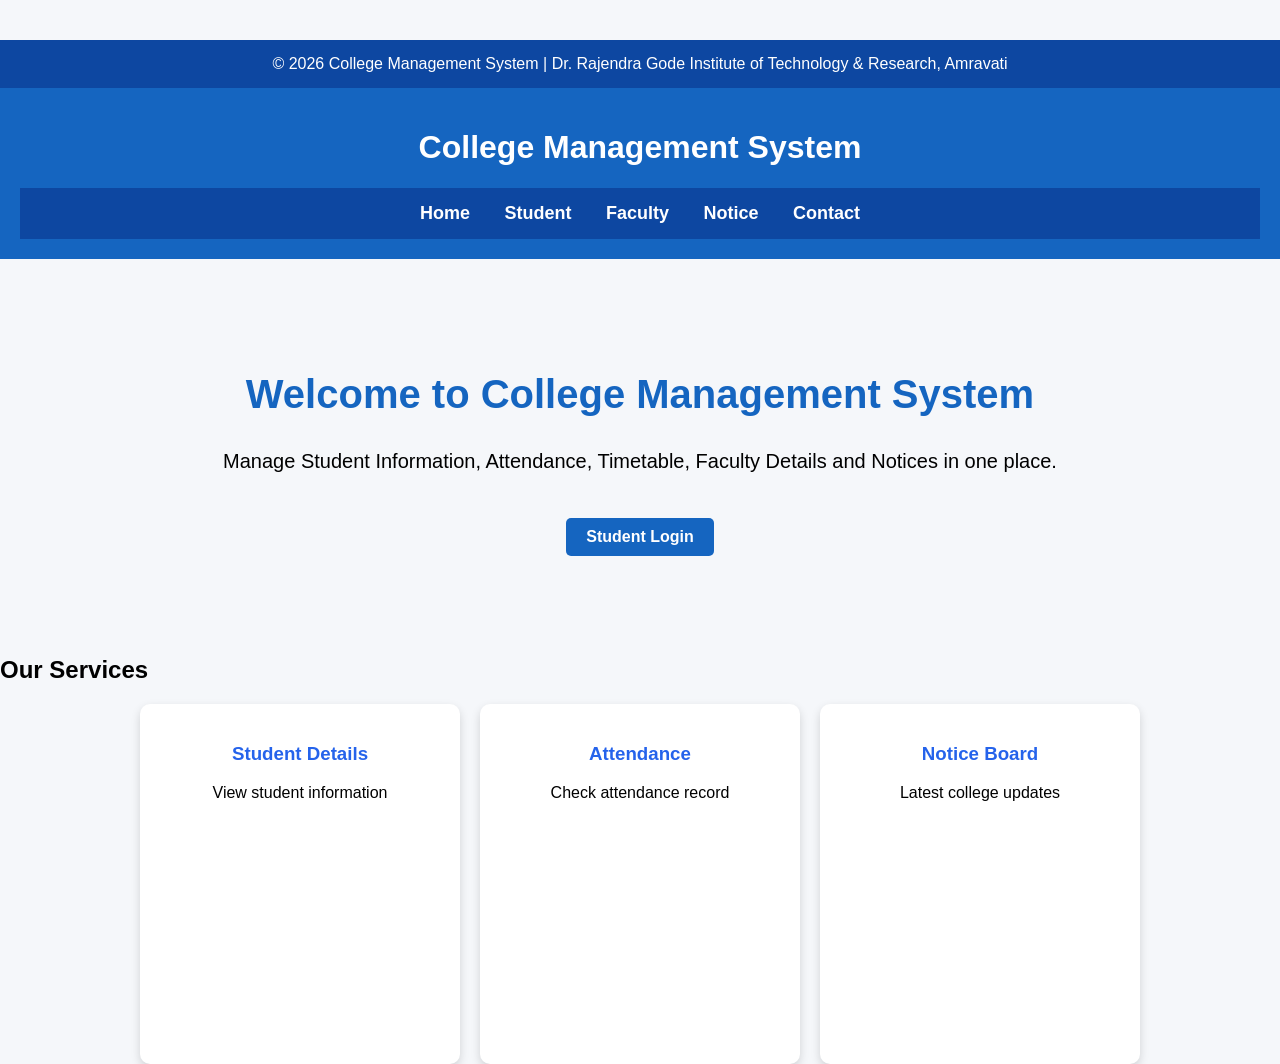
<file: index.html>
<!DOCTYPE html>
<html>
<head>
<title>College Management System</title>
<link rel="stylesheet" href="style.css">
</head>
<footer>
<p>© 2026 College Management System | Dr. Rajendra Gode Institute of Technology & Research, Amravati</p>
</footer>
<body>

<header>
<h1>College Management System</h1>

<nav>
<a href="#">Home</a>
<a href="#">Student</a>
<a href="#">Faculty</a>
<a href="#">Notice</a>
<a href="#">Contact</a>
</nav>
</header>


<section class="hero">
<h1>Welcome to College Management System</h1>
<p>
Manage Student Information, Attendance, Timetable, Faculty Details and Notices in one place.
</p>

<a href="login.html" class="btn">Student Login</a>
</section>

<section class="features">
<h2>Our Services</h2>
<div class="cards">
<div class="card">
<h3>Student Details</h3>
<p>View student information</p>
</div>


<div class="card">
<h3>Attendance</h3>
<p>Check attendance record</p>
</div>


<div class="card">
<h3>Notice Board</h3>
<p>Latest college updates</p>
</div>

</div>
</section>
<script src="script.js"></script>

</body>
</html>
</file>
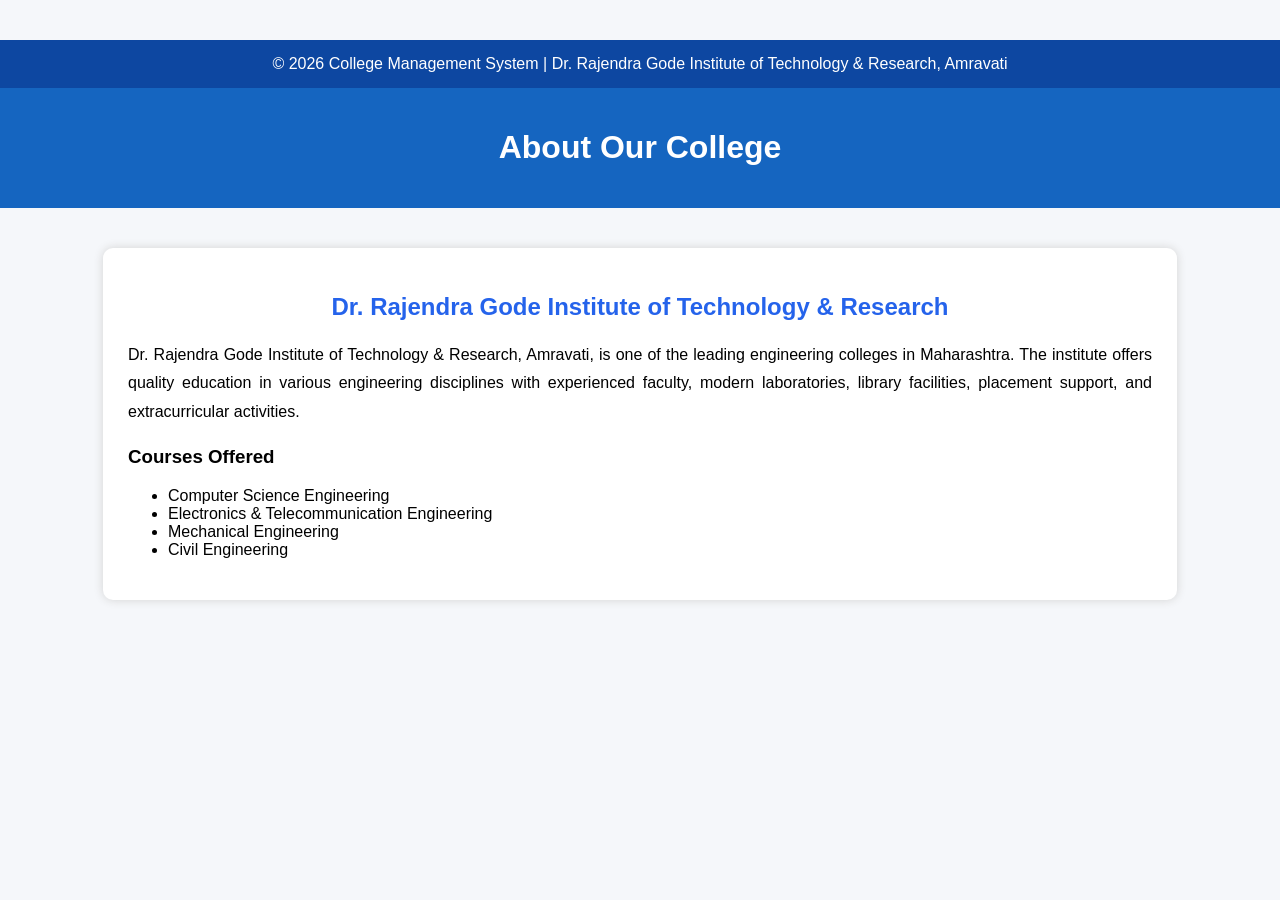
<file: about.html>
<!DOCTYPE html>
<html>
<head>
<title>About College</title>
<link rel="stylesheet" href="style.css">
</head>
<footer>
<p>© 2026 College Management System | Dr. Rajendra Gode Institute of Technology & Research, Amravati</p>
</footer>
<body>

<header>
<h1>About Our College</h1>
</header>
<div class="about-card">
<h2>Dr. Rajendra Gode Institute of Technology & Research</h2>
<p>
Dr. Rajendra Gode Institute of Technology & Research, Amravati, is one of the leading engineering colleges in Maharashtra. The institute offers quality education in various engineering disciplines with experienced faculty, modern laboratories, library facilities, placement support, and extracurricular activities.
</p>
<h3>Courses Offered</h3>
<ul>
<li>Computer Science Engineering</li>
<li>Electronics & Telecommunication Engineering</li>
<li>Mechanical Engineering</li>
<li>Civil Engineering</li>
</ul>

</div>

</body>
</html>
</file>
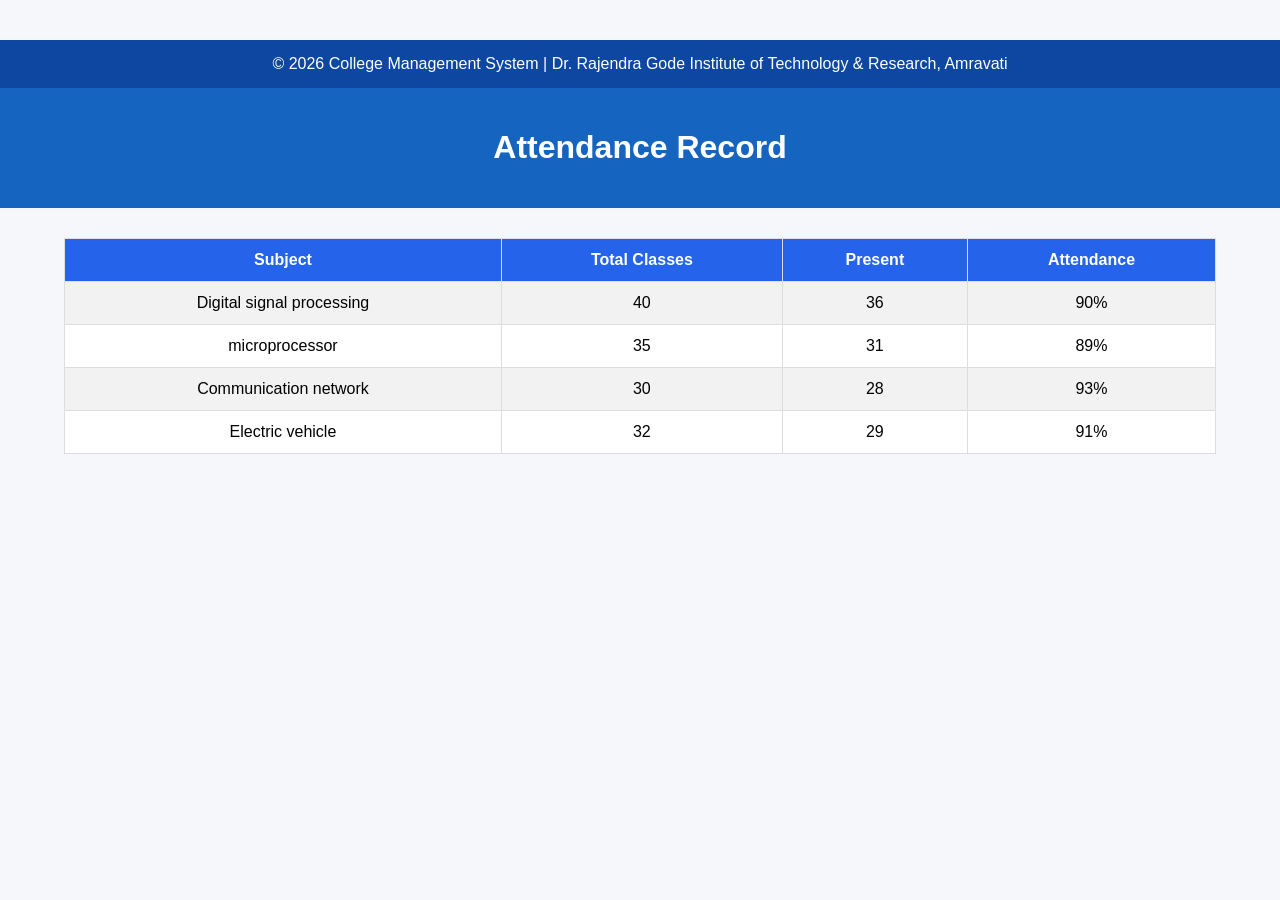
<file: attendance.html>
<!DOCTYPE html>
<html>
<head>
<title>Attendance</title>
<link rel="stylesheet" href="style.css">
</head>
<footer>
<p>© 2026 College Management System | Dr. Rajendra Gode Institute of Technology & Research, Amravati</p>
</footer>
<body>

<header>
<h1>Attendance Record</h1>
</header>
<section class="table-container">
<table>

<tr>
<th>Subject</th>
<th>Total Classes</th>
<th>Present</th>
<th>Attendance</th>
</tr>

<tr>
<td>Digital signal processing</td>
<td>40</td>
<td>36</td>
<td>90%</td>
</tr>

<tr>
<td>microprocessor</td>
<td>35</td>
<td>31</td>
<td>89%</td>
</tr>

<tr>
<td>Communication network</td>
<td>30</td>
<td>28</td>
<td>93%</td>
</tr>

<tr>
<td>Electric vehicle</td>
<td>32</td>
<td>29</td>
<td>91%</td>
</tr>

</table>

</section>

</body>
</html>
</file>
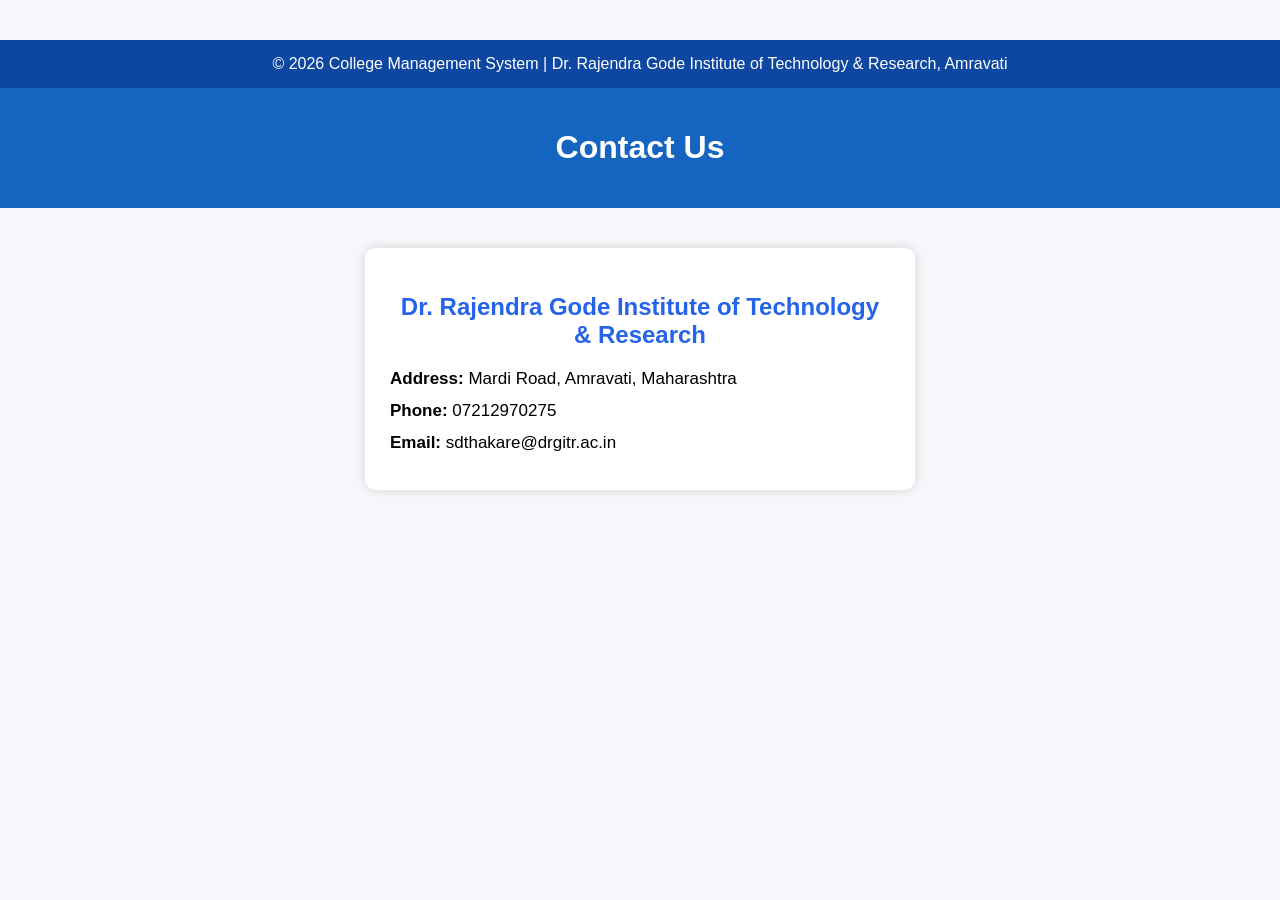
<file: contact.html>
<!DOCTYPE html>
<html>
<head>
<title>Contact Us</title>
<link rel="stylesheet" href="style.css">
</head>
<footer>
<p>© 2026 College Management System | Dr. Rajendra Gode Institute of Technology & Research, Amravati</p>
</footer>
<body>

<header>
<h1>Contact Us</h1>
</header>
<div class="contact-card">
<h2>Dr. Rajendra Gode Institute of Technology & Research</h2>
<p><b>Address:</b> Mardi Road, Amravati, Maharashtra</p>
<p><b>Phone:</b> 07212970275</p>
<p><b>Email:</b> sdthakare@drgitr.ac.in</p>

</div>

</body>
</html>
</file>
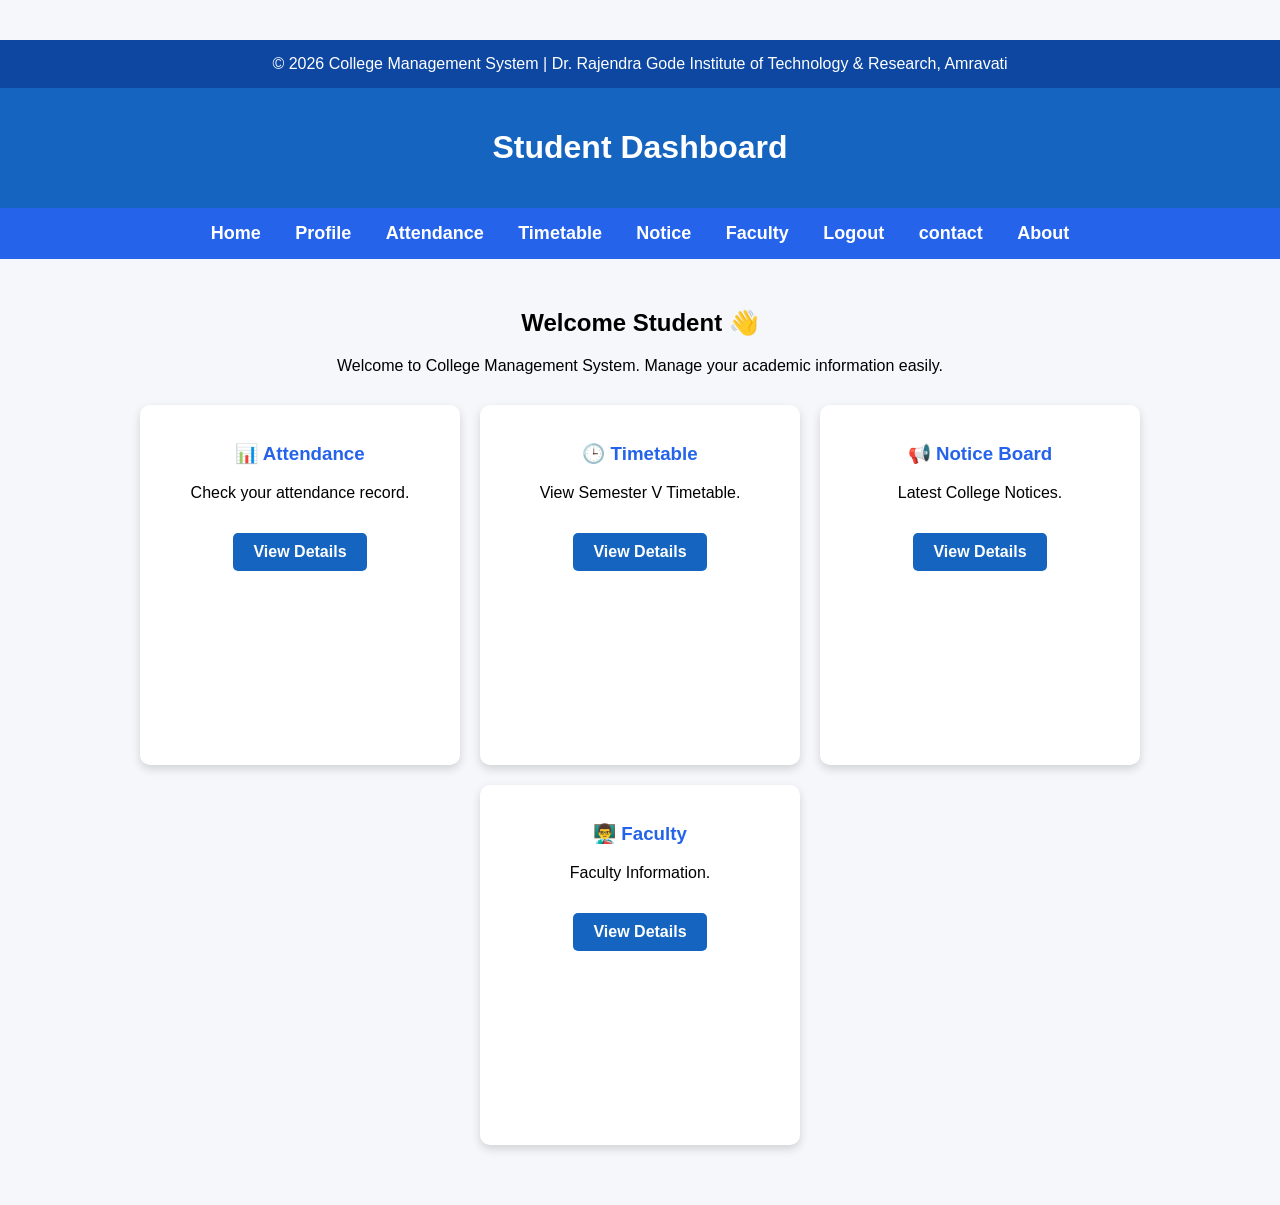
<file: dashboard.html>
<!DOCTYPE html>
<html>

<head>
<title>Student Dashboard</title>
<link rel="stylesheet" href="style.css">
</head>
<footer>
<p>© 2026 College Management System | Dr. Rajendra Gode Institute of Technology & Research, Amravati</p>
</footer>
<body>
<header>
<h1>Student Dashboard</h1>

</header>
<nav class="dashboard-nav">

<a href="index.html">Home</a>
<a href="profile.html">Profile</a>
<a href="attendance.html">Attendance</a>
<a href="timetable.html">Timetable</a>
<a href="notice.html">Notice</a>
<a href="faculty.html">Faculty</a>
<a href="index.html">Logout</a>
<a href="contact.html">contact</a>
<a href="about.html">About</a>

</nav>
<section class="welcome">
<h2>Welcome Student 👋</h2>

<p>
Welcome to College Management System.
Manage your academic information easily.
</p>

<section class="dashboard-cards">
<div class="card">
<h3>📊 Attendance</h3>
<p>Check your attendance record.</p>
<a href="attendance.html" class="btn">View Details</a>
</div>

<div class="card">
<h3>🕒 Timetable</h3>
<p>View Semester V Timetable.</p>
<a href="timetable.html" class="btn">View Details</a>
</div>

<div class="card">
<h3>📢 Notice Board</h3>
<p>Latest College Notices.</p>
<a href="notice.html" class="btn">View Details</a>
</div>

<div class="card">
<h3>👨‍🏫 Faculty</h3>
<p>Faculty Information.</p>
<a href="faculty.html" class="btn">View Details</a>
</div>
</section>
</file>
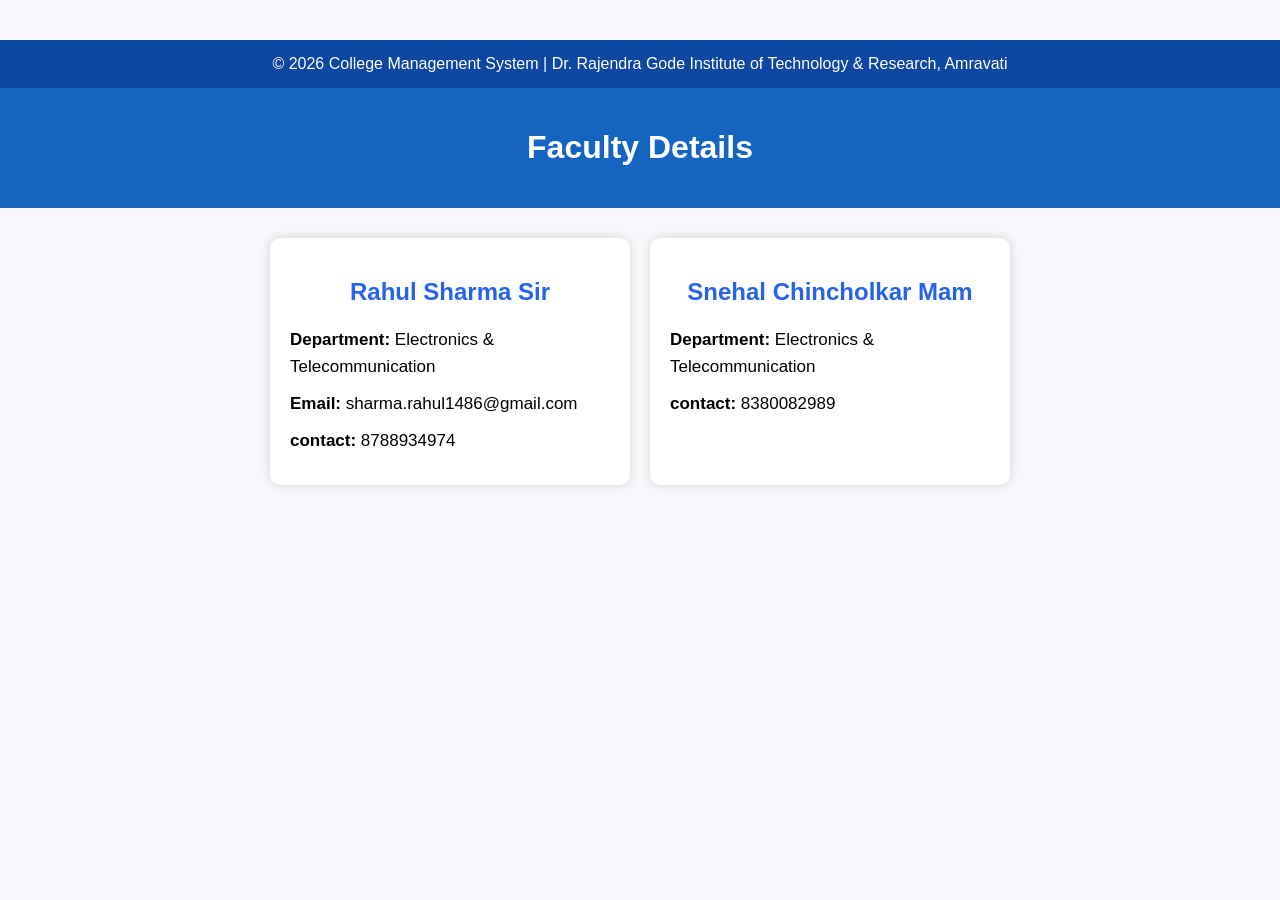
<file: faculty.html>
<!DOCTYPE html>
<html>
<head>
<title>Faculty Details</title>
<link rel="stylesheet" href="style.css">
</head>
<footer>
<p>© 2026 College Management System | Dr. Rajendra Gode Institute of Technology & Research, Amravati</p>
</footer>
<body>

<header>
<h1>Faculty Details</h1>
</header>

<div class="faculty-container">

<div class="faculty-card">
<h2>Rahul Sharma Sir</h2>
<p><b>Department:</b> Electronics & Telecommunication</p>

<p><b>Email:</b> sharma.rahul1486@gmail.com</p>
<p><b>contact:</b> 8788934974
</div>

<div class="faculty-card">
<h2>Snehal Chincholkar Mam</h2>
<p><b>Department:</b> Electronics & Telecommunication</p>
<p><b>contact:</b> 8380082989</p>
</div>

</div>

</body>
</html>
</file>
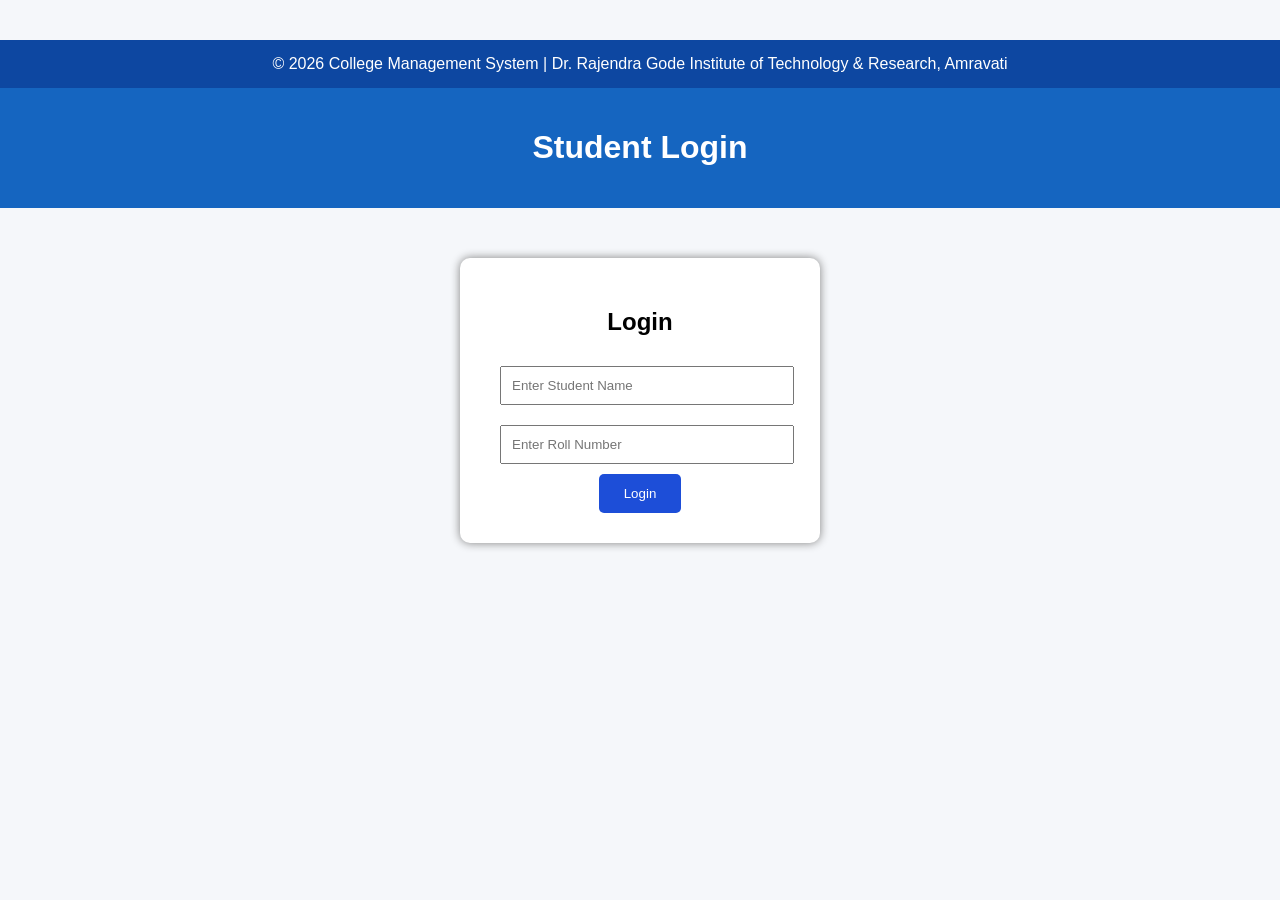
<file: login.html>
<!DOCTYPE html>
<html>

<head>
<title>Student Login</title>
<link rel="stylesheet" href="style.css">
</head>
<footer>
<p>© 2026 College Management System | Dr. Rajendra Gode Institute of Technology & Research, Amravati</p>
</footer>
<body>

<header>
<h1>Student Login</h1>
</header>

<section class="login-box">
<h2>Login</h2>
<input type="text" id="name" placeholder="Enter Student Name">
<input type="text" id="roll" placeholder="Enter Roll Number">
<button onclick="studentLogin()">Login</button>

</section>
<script src="script.js"></script>

</body>
</html>
</file>
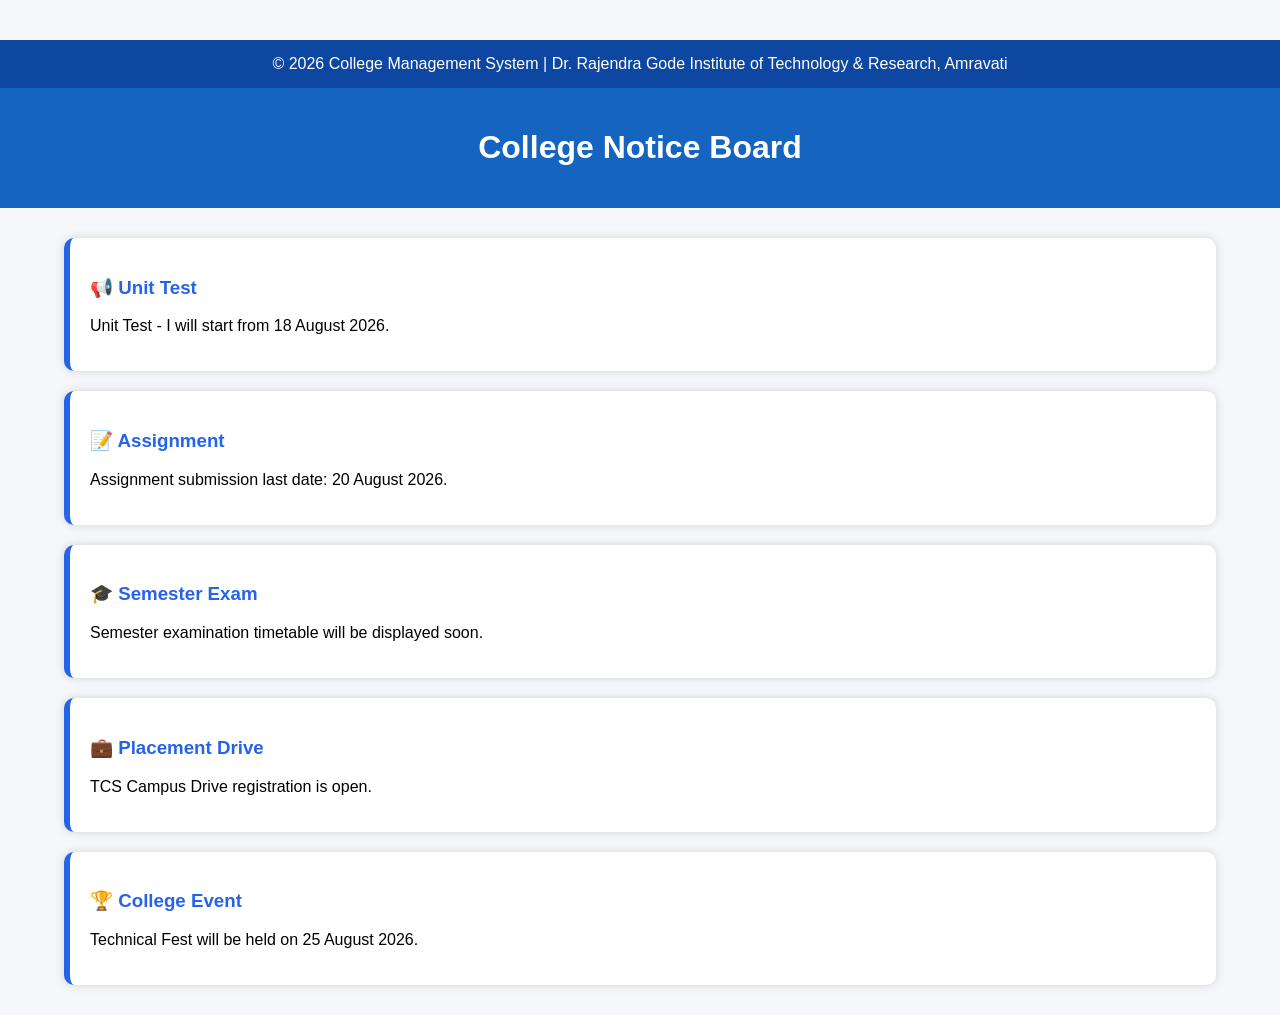
<file: notice.html>
<!DOCTYPE html>
<html>
<head>
<title>Notice Board</title>
<link rel="stylesheet" href="style.css">
</head>
<footer>
<p>© 2026 College Management System | Dr. Rajendra Gode Institute of Technology & Research, Amravati</p>
</footer>
<body>

<header>
<h1>College Notice Board</h1>
</header>

<div class="notice-container">
<div class="notice-card">
<h3>📢 Unit Test</h3>
<p>Unit Test - I will start from 18 August 2026.</p>
</div>

<div class="notice-card">
<h3>📝 Assignment</h3>
<p>Assignment submission last date: 20 August 2026.</p>
</div>

<div class="notice-card">
<h3>🎓 Semester Exam</h3>
<p>Semester examination timetable will be displayed soon.</p>
</div>

<div class="notice-card">
<h3>💼 Placement Drive</h3>
<p>TCS Campus Drive registration is open.</p>
</div>

<div class="notice-card">
<h3>🏆 College Event</h3>
<p>Technical Fest will be held on 25 August 2026.</p>
</div>
</div>
</body>
</html>
</file>
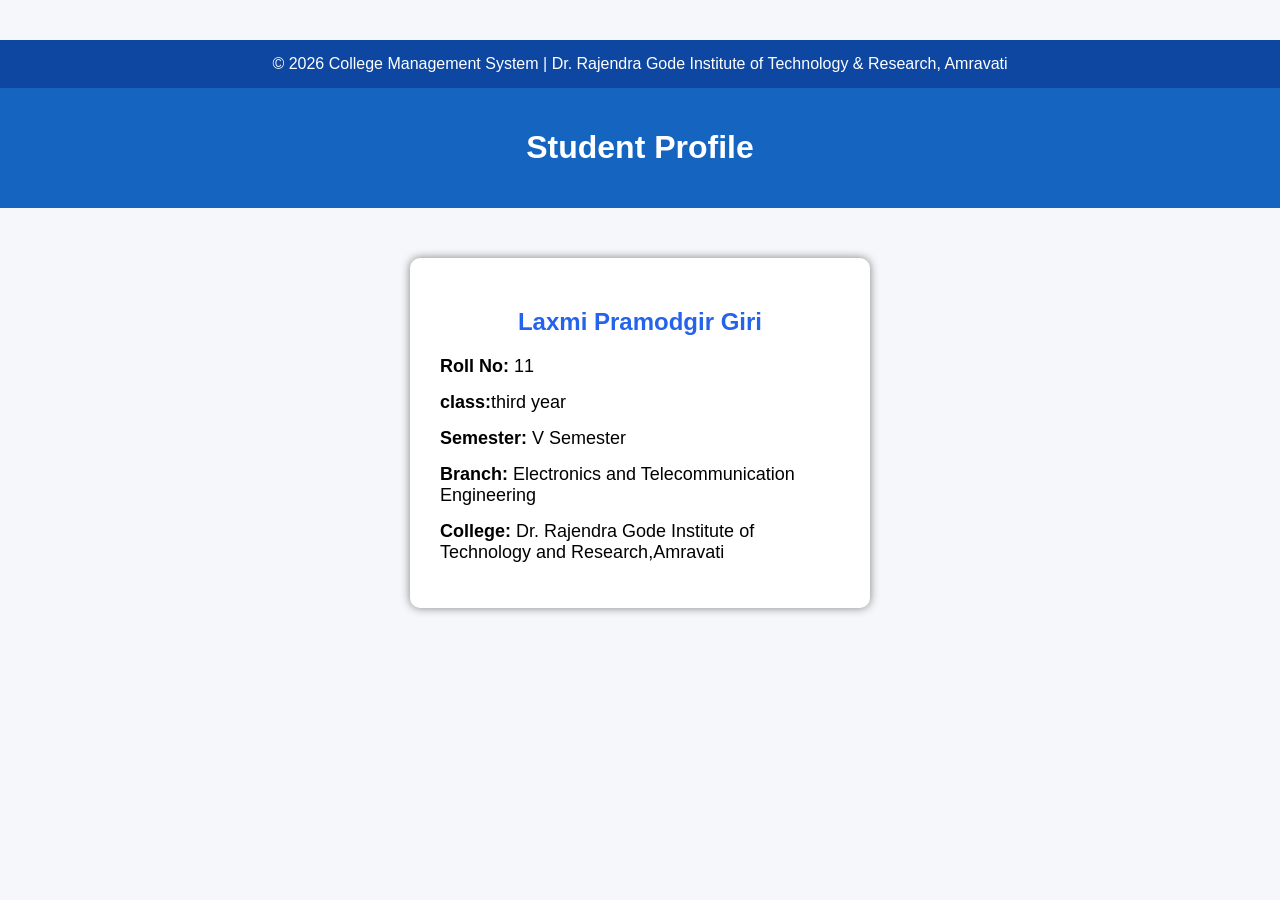
<file: profile.html>
<!DOCTYPE html>
<html>

<head>
<title>Student Profile</title>
<link rel="stylesheet" href="style.css">
</head>
<footer>
<p>© 2026 College Management System | Dr. Rajendra Gode Institute of Technology & Research, Amravati</p>
</footer>
<body>

<header>
<h1>Student Profile</h1>
</header>

<section class="profile-card">
<h2>Laxmi Pramodgir Giri</h2>
<p><b>Roll No:</b> 11</p>
<p><b>class:</b>third year</p>
<p><b>Semester:</b> V Semester</p>
<p><b>Branch:</b> Electronics and Telecommunication Engineering</p>
<p><b>College:</b> Dr. Rajendra Gode Institute of Technology and Research,Amravati</p>

</section>
</body>
</html>
</file>
<file: style.css>
body{
margin:0;
font-family:Arial;
background:#f4f7ff;
}


header{
background:#1d4ed8;
color:white;
padding:20px;
text-align:center;
}


nav a{
color:white;
margin:15px;
text-decoration:none;
}


.home{
text-align:center;
padding:50px;
}


button{
background:#1d4ed8;
color:white;
padding:12px 25px;
border:none;
border-radius:5px;
}


.cards{
display:flex;
justify-content:center;
gap:20px;
}


.card{
background:white;
width:200px;
padding:20px;
text-align:center;
border-radius:10px;
box-shadow:0 0 10px gray;
}

.login-box{
width:300px;
margin:50px auto;
background:white;
padding:30px;
text-align:center;
border-radius:10px;
box-shadow:0 0 10px gray;
}


input{
width:90%;
padding:10px;
margin:10px;
}

.welcome{
text-align:center;
padding:30px;
}

.dashboard-cards{
display:flex;
justify-content:center;
align-items:stretch;
flex-wrap:wrap;
gap:20px;
margin:30px;
}

.card{
width:280px;
min-height:320px;
background:white;
border-radius:10px;
padding:20px;
box-shadow:0 0 10px lightgray;
text-align:center;
}


.dashboard-nav{
background:#2563eb;
padding:15px;
text-align:center;
}


.dashboard-nav a{
color:white;
text-decoration:none;
margin:15px;
font-weight:bold;
}

.profile-card{
width:400px;
margin:50px auto;
background:white;
padding:30px;
border-radius:10px;
box-shadow:0 0 10px gray;
}

.profile-card h2{
text-align:center;
color:#2563eb;
}

.profile-card p{
font-size:18px;
margin:15px 0;
text-align:left;
}


.table-container{
width:90%;
margin:30px auto;
}

table{
width:100%;
border-collapse:collapse;
background:white;
}

th,td{
border:1px solid #ddd;
padding:12px;
text-align:center;
}

th{
background:#2563eb;
color:white;
}

tr:nth-child(even){
background:#f2f2f2;
}
.timetable-image{
text-align:center;
padding:20px;
}

.timetable-image img{
width:90%;
max-width:900px;
border-radius:10px;
box-shadow:0 0 10px gray;
}
.faculty-container{
display:flex;
justify-content:center;
gap:20px;
flex-wrap:wrap;
margin:30px;
}
.faculty-card{
width:320px;
background:white;
padding:20px;
border-radius:10px;
box-shadow:0 0 10px lightgray;
}

.faculty-card h2{
text-align:center;
color:#2563eb;
margin-bottom:20px;
}

.faculty-card p{
text-align:left;
font-size:17px;
margin:10px 0;
line-height:1.6;
}

.notice-container{
width:90%;
margin:30px auto;
}

.notice-card{
background:white;
margin-bottom:20px;
padding:20px;
border-left:6px solid #2563eb;
border-radius:10px;
box-shadow:0 0 10px lightgray;
}

.notice-card h3{
color:#2563eb;
}
.contact-card{
width:500px;
margin:40px auto;
background:white;
padding:25px;
border-radius:10px;
box-shadow:0 0 10px lightgray;
}

.contact-card h2{
color:#2563eb;
text-align:center;
}

.contact-card p{
margin:12px 0;
font-size:17px;
}
.about-card{
width:80%;
margin:40px auto;
background:white;
padding:25px;
border-radius:10px;
box-shadow:0 0 10px lightgray;
}

.about-card h2{
text-align:center;
color:#2563eb;
}

.about-card p{
text-align:justify;
line-height:1.8;
}

.about-card ul{
margin-top:15px;
}
footer{
background:#0d47a1;
color:white;
text-align:center;
padding:15px;
margin-top:40px;
font-size:16px;
}

footer p{
margin:0;
}
.btn{
display:inline-block;
margin-top:15px;
padding:10px 20px;
background:#2563eb;
color:white;
text-decoration:none;
border-radius:5px;
font-weight:bold;
}

.btn:hover{
background:#0d47a1;
}
.card{
background:white;
border-radius:10px;
padding:20px;
text-align:center;
box-shadow:0 4px 10px rgba(0,0,0,0.15);
transition:0.3s;
}

.card:hover{
transform:translateY(-8px);
box-shadow:0 8px 20px rgba(0,0,0,0.25);
}

.card h3{
color:#2563eb;
}

.btn{
display:inline-block;
margin-top:15px;
padding:10px 18px;
background:#2563eb;
color:white;
text-decoration:none;
border-radius:6px;
transition:0.3s;
}

.btn:hover{
background:#0d47a1;
}

/* ===== Navigation ===== */

nav{
background:#0d47a1;
padding:15px;
text-align:center;
}

nav a{
color:white;
text-decoration:none;
margin:15px;
font-size:18px;
font-weight:bold;
transition:0.3s;
}

nav a:hover{
color:#ffeb3b;
}

/* ===== Header ===== */

header{
background:#1565c0;
color:white;
padding:20px;
text-align:center;
}

/* ===== Cards ===== */

.card,
.profile-card,
.faculty-card,
.notice-card,
.contact-card,
.about-card{
transition:0.3s;
}

.card:hover,
.profile-card:hover,
.faculty-card:hover,
.notice-card:hover,
.contact-card:hover,
.about-card:hover{
transform:translateY(-8px);
box-shadow:0 8px 20px rgba(0,0,0,0.3);
}

/* ===== Buttons ===== */

.btn{
display:inline-block;
margin-top:15px;
padding:10px 20px;
background:#1565c0;
color:white;
text-decoration:none;
border-radius:5px;
transition:0.3s;
}

.btn:hover{
background:#0d47a1;
}

/* ===== Body ===== */

body{
background:#f5f7fa;
font-family:Arial, sans-serif;
margin:0;
padding:0;
}

/* ===== Footer ===== */

footer{
background:#0d47a1;
color:white;
text-align:center;
padding:15px;
margin-top:40px;
}
.hero{
text-align:center;
padding:80px 20px;
}

.hero h1{
color:#1565c0;
font-size:40px;
}

.hero p{
font-size:20px;
margin-bottom:30px;
}
</file>
